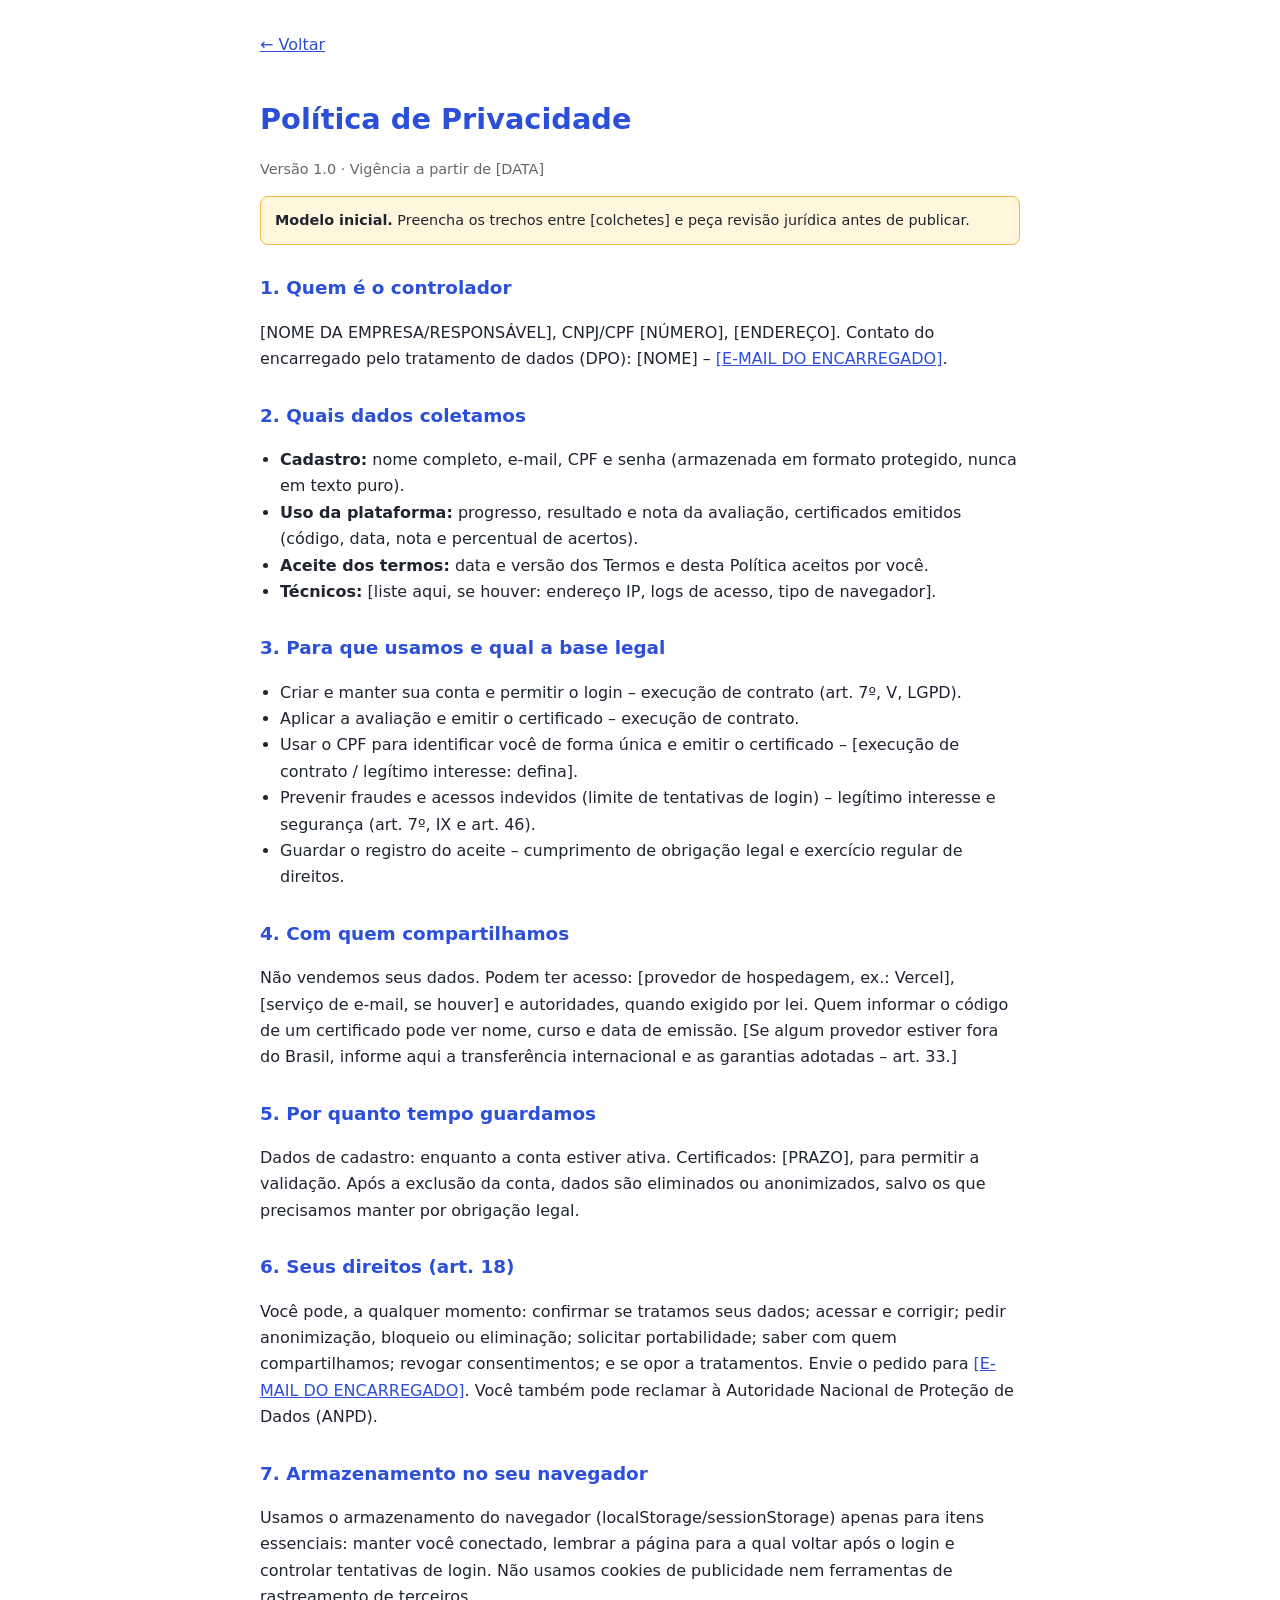
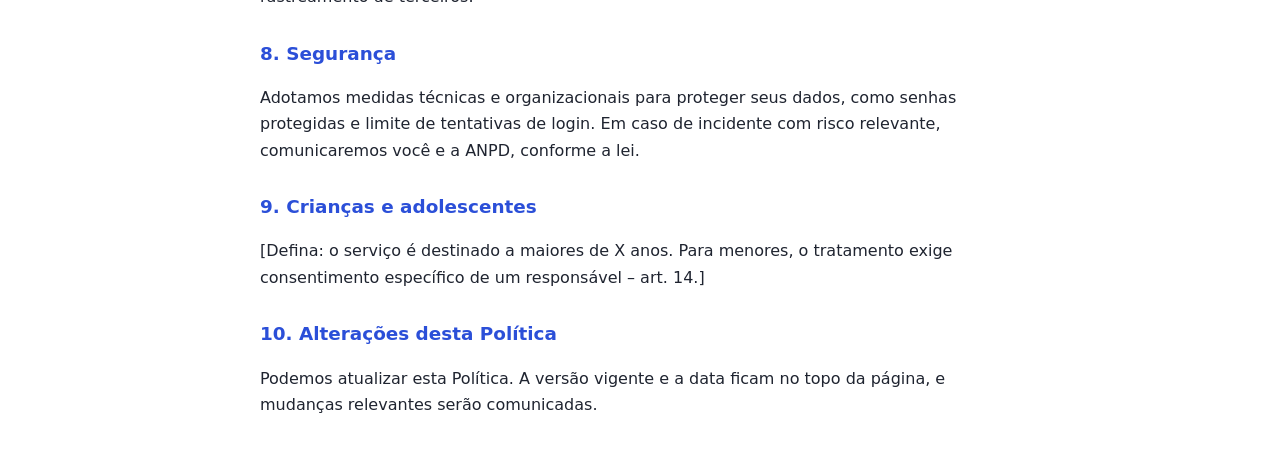
<file: app/privacidade.html>
<!DOCTYPE html>
<html lang="pt-BR">
<head>
    <meta charset="UTF-8" />
    <meta name="viewport" content="width=device-width, initial-scale=1" />
    <title>Política de Privacidade - Metodologia Ágil</title>
    <style>
    body{font-family:'Plus Jakarta Sans',system-ui,sans-serif;line-height:1.65;max-width:760px;margin:0 auto;padding:32px 20px;color:#1f2430;background:#fff}
    h1{font-size:1.8rem;color:#2B4FD8;margin-bottom:4px} h2{font-size:1.15rem;margin-top:28px;color:#2B4FD8}
    .meta{color:#666;font-size:.9rem} .aviso{background:#FFF6DB;border:1px solid #F4B942;padding:12px 14px;border-radius:8px;font-size:.9rem}
    a{color:#2B4FD8} ul{padding-left:20px} .voltar{display:inline-block;margin-bottom:18px}
    @media (prefers-color-scheme:dark){body{background:#14161c;color:#e8eaf0}h1,h2,a{color:#8aa2ff}.aviso{background:#2a2410;color:#f3e3b0}.meta{color:#9aa}}
</style>
</head>
<body>
    <a class="voltar" href="acesso.html">&larr; Voltar</a>
    <h1>Política de Privacidade</h1>
    <p class="meta">Versão 1.0 &middot; Vigência a partir de [DATA]</p>
    <p class="aviso"><strong>Modelo inicial.</strong> Preencha os trechos entre [colchetes] e peça revisão jurídica antes de publicar.</p>

    <h2>1. Quem é o controlador</h2>
    <p>[NOME DA EMPRESA/RESPONSÁVEL], CNPJ/CPF [NÚMERO], [ENDEREÇO]. Contato do encarregado pelo tratamento de dados (DPO): [NOME] &ndash; <a href="mailto:[E-MAIL DO ENCARREGADO]">[E-MAIL DO ENCARREGADO]</a>.</p>

    <h2>2. Quais dados coletamos</h2>
    <ul>
        <li><strong>Cadastro:</strong> nome completo, e-mail, CPF e senha (armazenada em formato protegido, nunca em texto puro).</li>
        <li><strong>Uso da plataforma:</strong> progresso, resultado e nota da avaliação, certificados emitidos (código, data, nota e percentual de acertos).</li>
        <li><strong>Aceite dos termos:</strong> data e versão dos Termos e desta Política aceitos por você.</li>
        <li><strong>Técnicos:</strong> [liste aqui, se houver: endereço IP, logs de acesso, tipo de navegador].</li>
    </ul>

    <h2>3. Para que usamos e qual a base legal</h2>
    <ul>
        <li>Criar e manter sua conta e permitir o login &ndash; execução de contrato (art. 7º, V, LGPD).</li>
        <li>Aplicar a avaliação e emitir o certificado &ndash; execução de contrato.</li>
        <li>Usar o CPF para identificar você de forma única e emitir o certificado &ndash; [execução de contrato / legítimo interesse: defina].</li>
        <li>Prevenir fraudes e acessos indevidos (limite de tentativas de login) &ndash; legítimo interesse e segurança (art. 7º, IX e art. 46).</li>
        <li>Guardar o registro do aceite &ndash; cumprimento de obrigação legal e exercício regular de direitos.</li>
    </ul>

    <h2>4. Com quem compartilhamos</h2>
    <p>Não vendemos seus dados. Podem ter acesso: [provedor de hospedagem, ex.: Vercel], [serviço de e-mail, se houver] e autoridades, quando exigido por lei. Quem informar o código de um certificado pode ver nome, curso e data de emissão. [Se algum provedor estiver fora do Brasil, informe aqui a transferência internacional e as garantias adotadas &ndash; art. 33.]</p>

    <h2>5. Por quanto tempo guardamos</h2>
    <p>Dados de cadastro: enquanto a conta estiver ativa. Certificados: [PRAZO], para permitir a validação. Após a exclusão da conta, dados são eliminados ou anonimizados, salvo os que precisamos manter por obrigação legal.</p>

    <h2>6. Seus direitos (art. 18)</h2>
    <p>Você pode, a qualquer momento: confirmar se tratamos seus dados; acessar e corrigir; pedir anonimização, bloqueio ou eliminação; solicitar portabilidade; saber com quem compartilhamos; revogar consentimentos; e se opor a tratamentos. Envie o pedido para <a href="mailto:[E-MAIL DO ENCARREGADO]">[E-MAIL DO ENCARREGADO]</a>. Você também pode reclamar à Autoridade Nacional de Proteção de Dados (ANPD).</p>

    <h2>7. Armazenamento no seu navegador</h2>
    <p>Usamos o armazenamento do navegador (localStorage/sessionStorage) apenas para itens essenciais: manter você conectado, lembrar a página para a qual voltar após o login e controlar tentativas de login. Não usamos cookies de publicidade nem ferramentas de rastreamento de terceiros.</p>

    <h2>8. Segurança</h2>
    <p>Adotamos medidas técnicas e organizacionais para proteger seus dados, como senhas protegidas e limite de tentativas de login. Em caso de incidente com risco relevante, comunicaremos você e a ANPD, conforme a lei.</p>

    <h2>9. Crianças e adolescentes</h2>
    <p>[Defina: o serviço é destinado a maiores de X anos. Para menores, o tratamento exige consentimento específico de um responsável &ndash; art. 14.]</p>

    <h2>10. Alterações desta Política</h2>
    <p>Podemos atualizar esta Política. A versão vigente e a data ficam no topo da página, e mudanças relevantes serão comunicadas.</p>

</body>
</html>
</file>
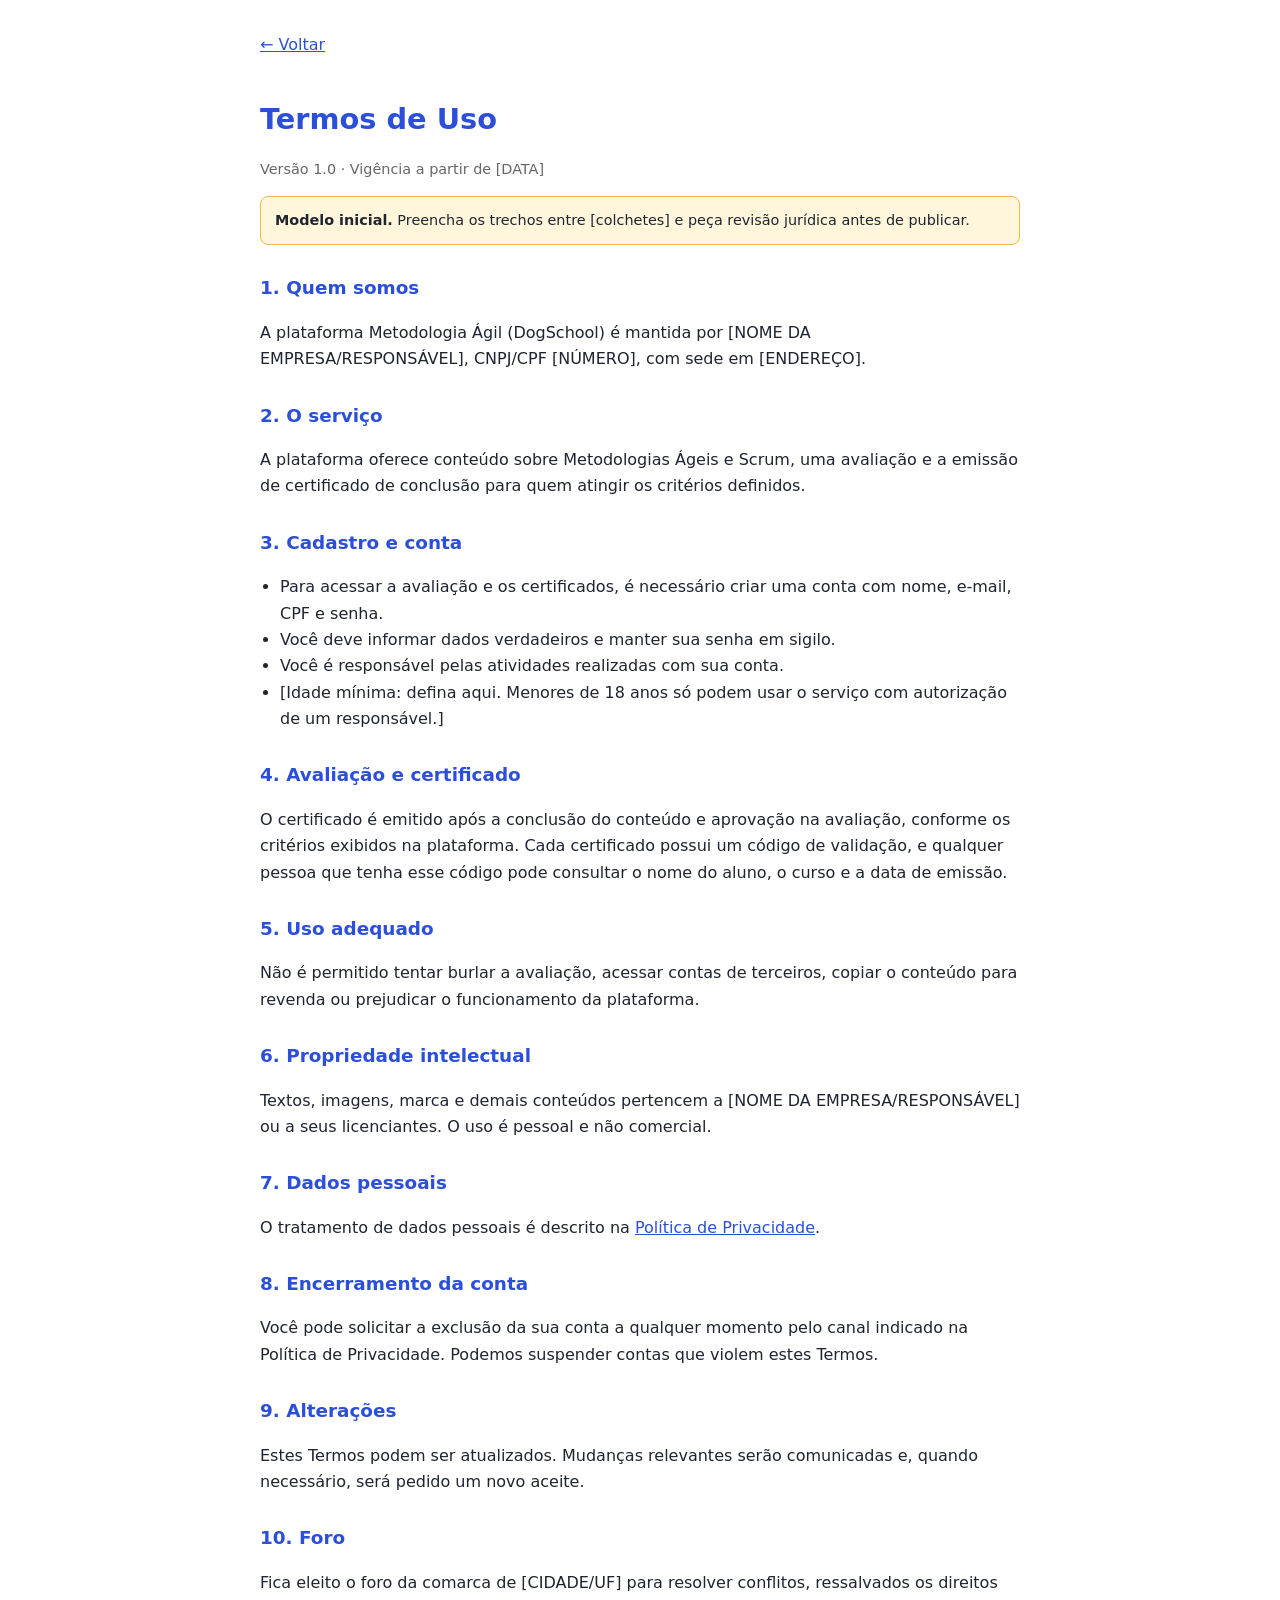
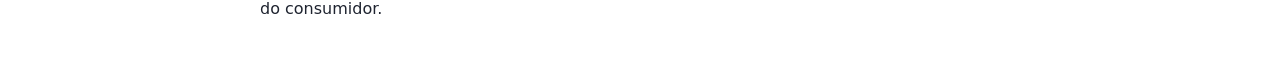
<file: app/termos.html>
<!DOCTYPE html>
<html lang="pt-BR">
<head>
    <meta charset="UTF-8" />
    <meta name="viewport" content="width=device-width, initial-scale=1" />
    <title>Termos de Uso - Metodologia Ágil</title>
    <style>
    body{font-family:'Plus Jakarta Sans',system-ui,sans-serif;line-height:1.65;max-width:760px;margin:0 auto;padding:32px 20px;color:#1f2430;background:#fff}
    h1{font-size:1.8rem;color:#2B4FD8;margin-bottom:4px} h2{font-size:1.15rem;margin-top:28px;color:#2B4FD8}
    .meta{color:#666;font-size:.9rem} .aviso{background:#FFF6DB;border:1px solid #F4B942;padding:12px 14px;border-radius:8px;font-size:.9rem}
    a{color:#2B4FD8} ul{padding-left:20px} .voltar{display:inline-block;margin-bottom:18px}
    @media (prefers-color-scheme:dark){body{background:#14161c;color:#e8eaf0}h1,h2,a{color:#8aa2ff}.aviso{background:#2a2410;color:#f3e3b0}.meta{color:#9aa}}
</style>
</head>
<body>
    <a class="voltar" href="acesso.html">&larr; Voltar</a>
    <h1>Termos de Uso</h1>
    <p class="meta">Versão 1.0 &middot; Vigência a partir de [DATA]</p>
    <p class="aviso"><strong>Modelo inicial.</strong> Preencha os trechos entre [colchetes] e peça revisão jurídica antes de publicar.</p>

    <h2>1. Quem somos</h2>
    <p>A plataforma Metodologia Ágil (DogSchool) é mantida por [NOME DA EMPRESA/RESPONSÁVEL], CNPJ/CPF [NÚMERO], com sede em [ENDEREÇO].</p>

    <h2>2. O serviço</h2>
    <p>A plataforma oferece conteúdo sobre Metodologias Ágeis e Scrum, uma avaliação e a emissão de certificado de conclusão para quem atingir os critérios definidos.</p>

    <h2>3. Cadastro e conta</h2>
    <ul>
        <li>Para acessar a avaliação e os certificados, é necessário criar uma conta com nome, e-mail, CPF e senha.</li>
        <li>Você deve informar dados verdadeiros e manter sua senha em sigilo.</li>
        <li>Você é responsável pelas atividades realizadas com sua conta.</li>
        <li>[Idade mínima: defina aqui. Menores de 18 anos só podem usar o serviço com autorização de um responsável.]</li>
    </ul>

    <h2>4. Avaliação e certificado</h2>
    <p>O certificado é emitido após a conclusão do conteúdo e aprovação na avaliação, conforme os critérios exibidos na plataforma. Cada certificado possui um código de validação, e qualquer pessoa que tenha esse código pode consultar o nome do aluno, o curso e a data de emissão.</p>

    <h2>5. Uso adequado</h2>
    <p>Não é permitido tentar burlar a avaliação, acessar contas de terceiros, copiar o conteúdo para revenda ou prejudicar o funcionamento da plataforma.</p>

    <h2>6. Propriedade intelectual</h2>
    <p>Textos, imagens, marca e demais conteúdos pertencem a [NOME DA EMPRESA/RESPONSÁVEL] ou a seus licenciantes. O uso é pessoal e não comercial.</p>

    <h2>7. Dados pessoais</h2>
    <p>O tratamento de dados pessoais é descrito na <a href="privacidade.html">Política de Privacidade</a>.</p>

    <h2>8. Encerramento da conta</h2>
    <p>Você pode solicitar a exclusão da sua conta a qualquer momento pelo canal indicado na Política de Privacidade. Podemos suspender contas que violem estes Termos.</p>

    <h2>9. Alterações</h2>
    <p>Estes Termos podem ser atualizados. Mudanças relevantes serão comunicadas e, quando necessário, será pedido um novo aceite.</p>

    <h2>10. Foro</h2>
    <p>Fica eleito o foro da comarca de [CIDADE/UF] para resolver conflitos, ressalvados os direitos do consumidor.</p>

</body>
</html>
</file>
